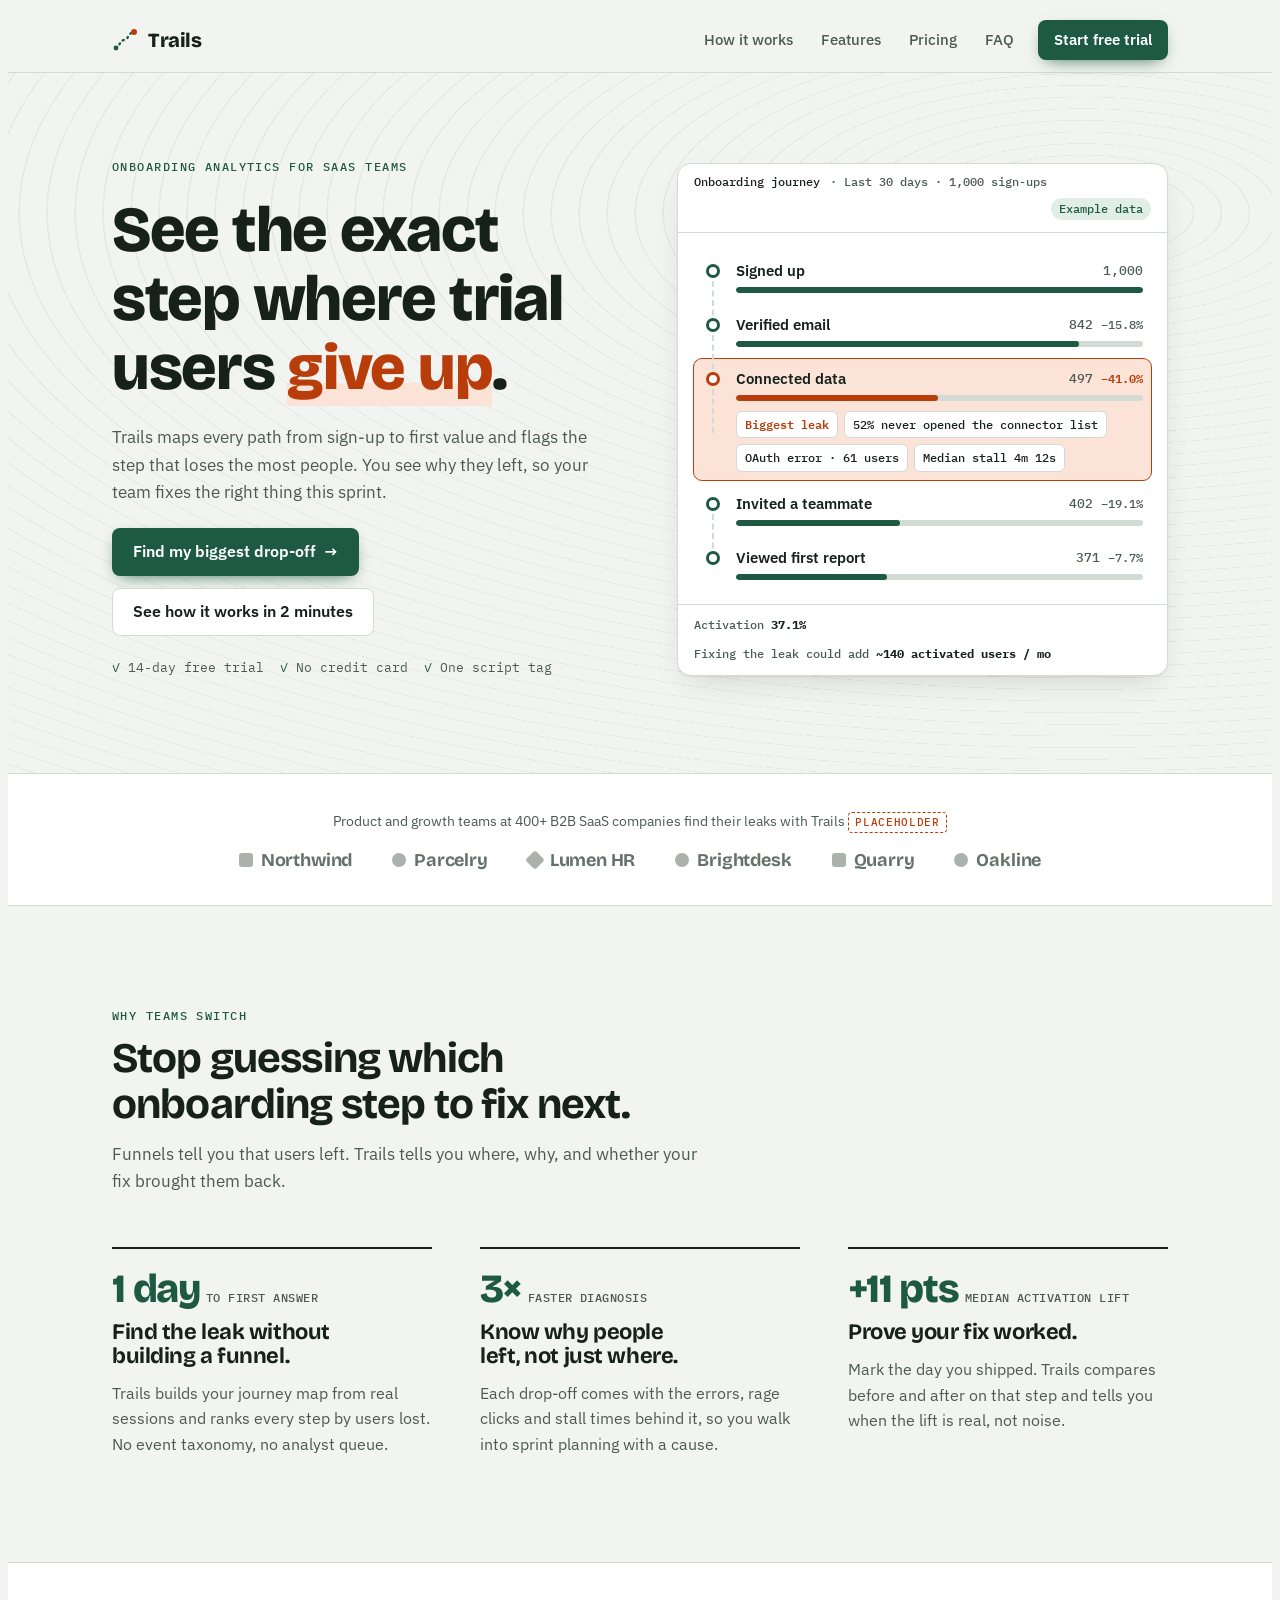
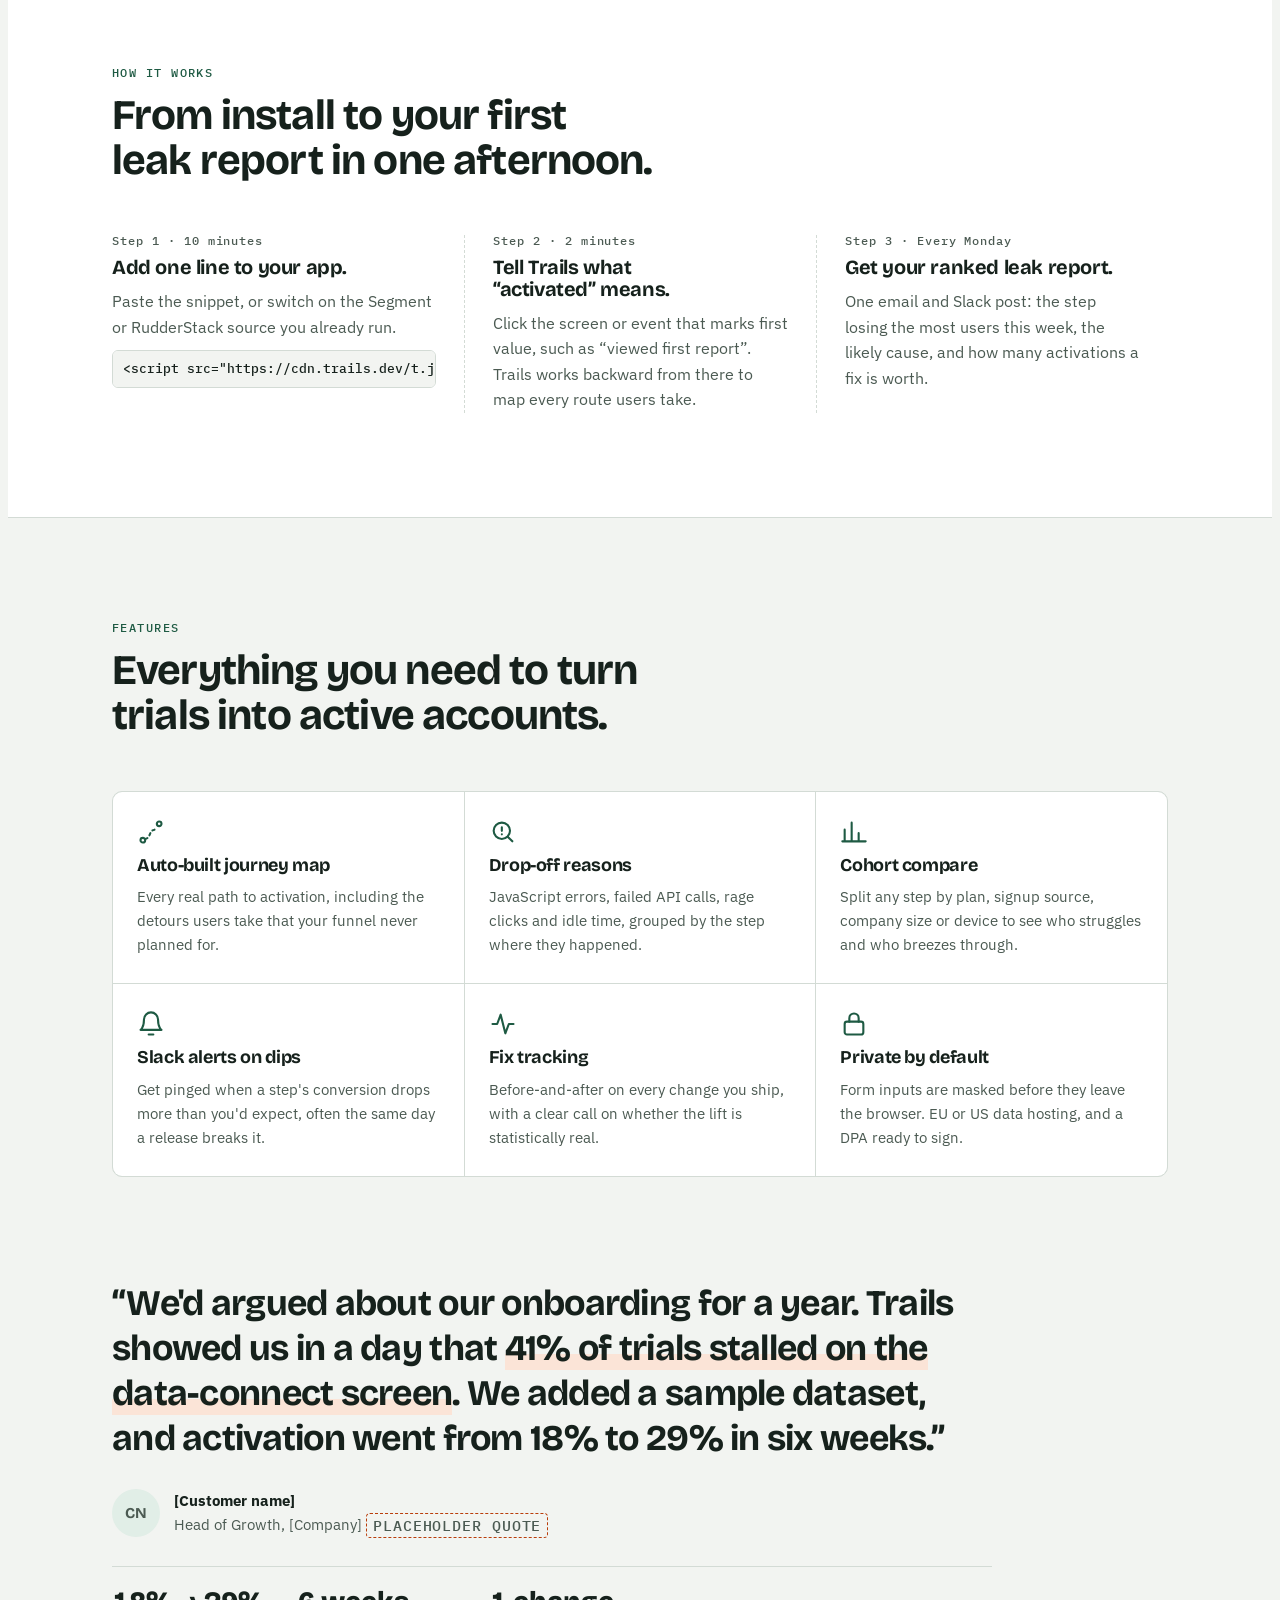
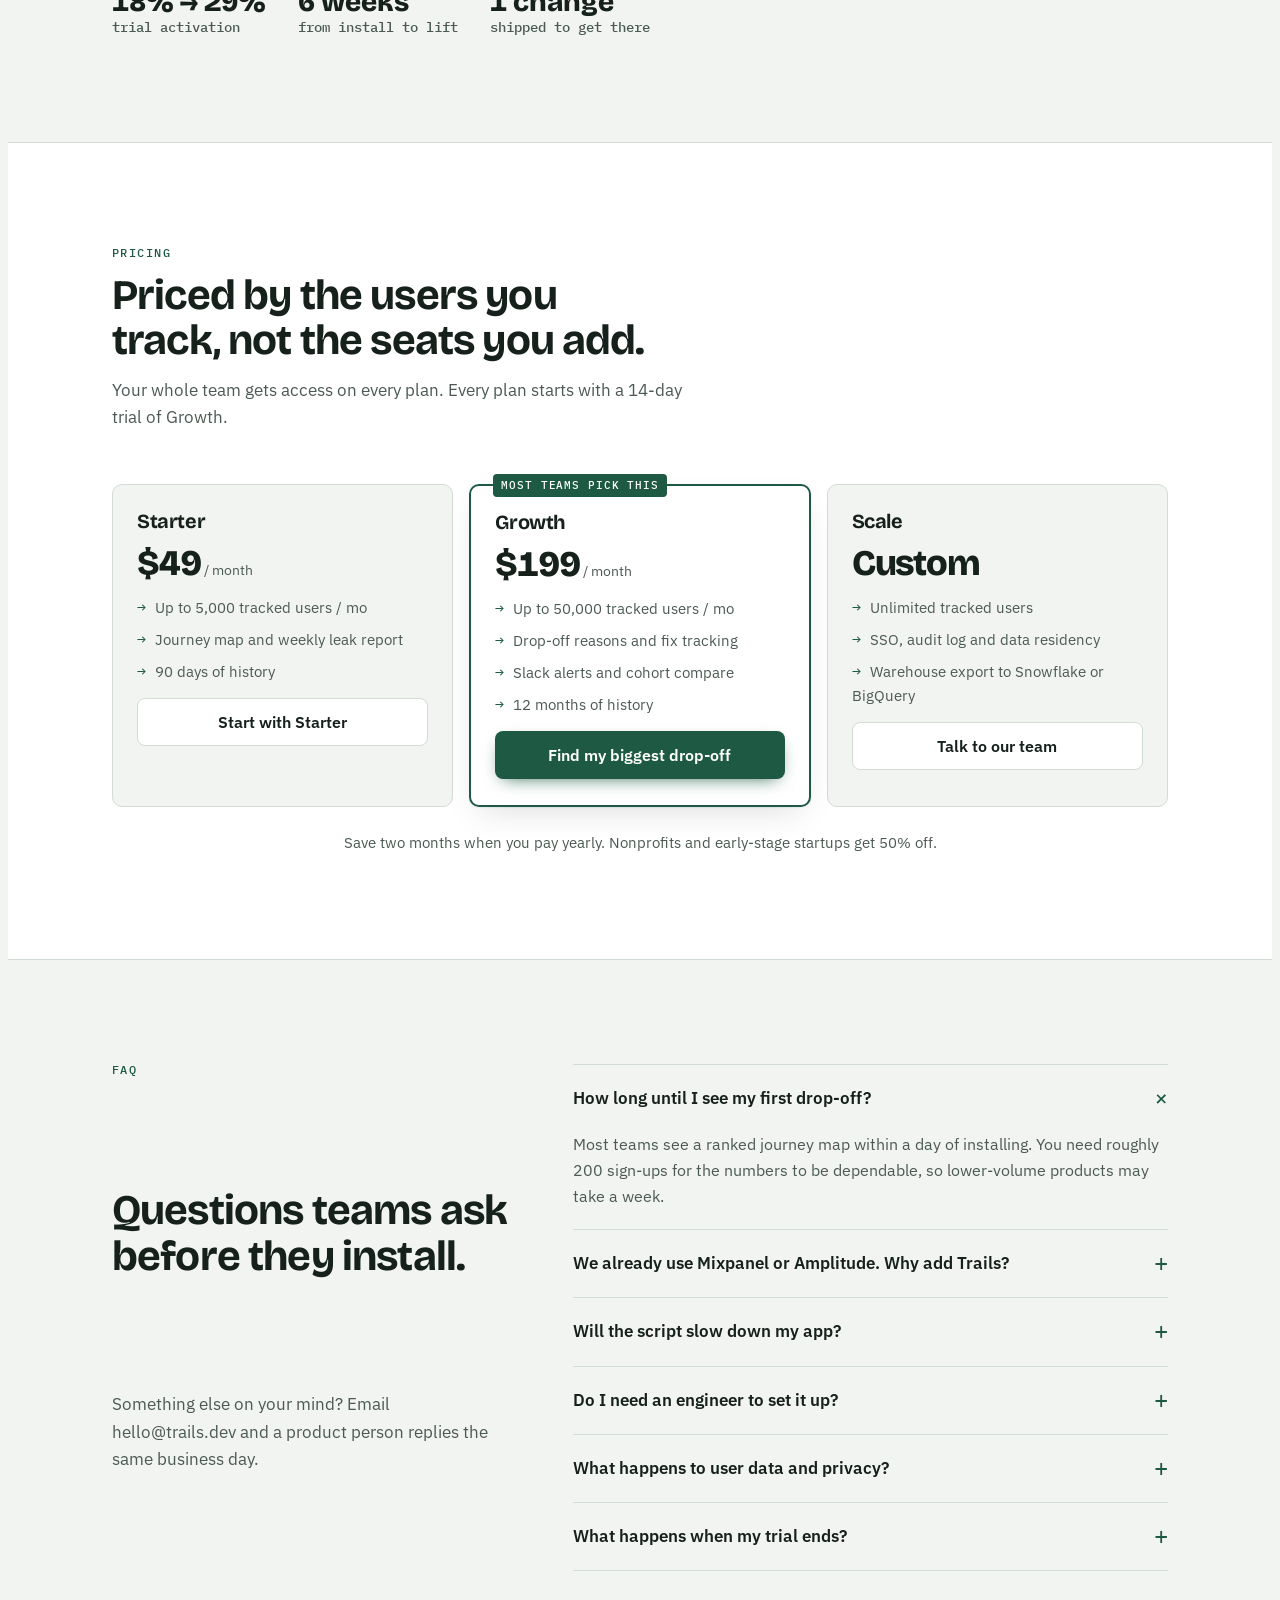
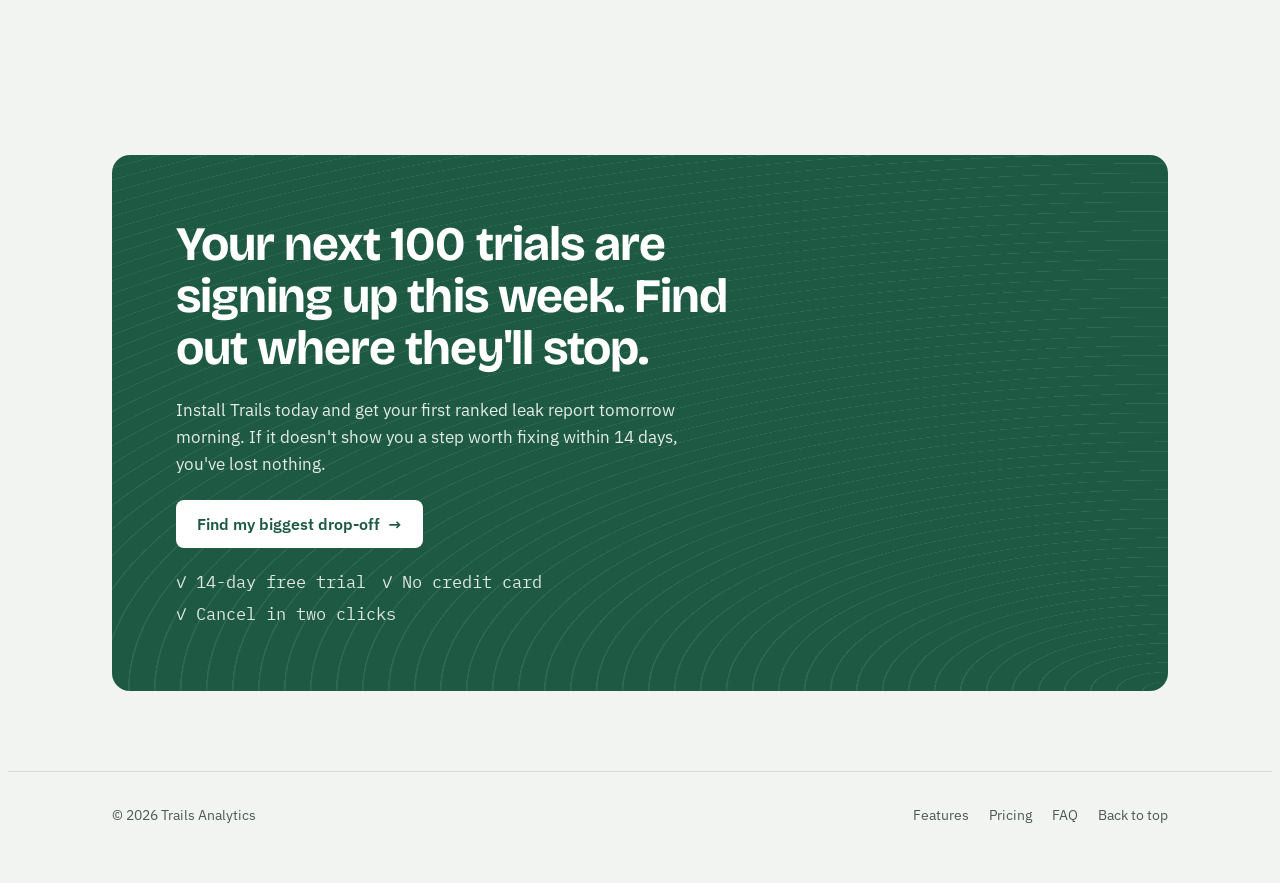
<file: landing/index.html>
<!doctype html>
<html lang="en">
<head>
<meta charset="utf-8">
<meta name="viewport" content="width=device-width, initial-scale=1, viewport-fit=cover">
<title>Trails Landing Page</title>
<meta name="description" content="Trails shows SaaS teams the exact onboarding step where trial users give up, and why.">
<link rel="preconnect" href="https://fonts.googleapis.com">
<link rel="preconnect" href="https://fonts.gstatic.com" crossorigin>
<link rel="stylesheet" href="https://fonts.googleapis.com/css2?family=Bricolage+Grotesque:opsz,wght@12..96,500;12..96,700;12..96,800&family=IBM+Plex+Sans:wght@400;500;600&family=IBM+Plex+Mono:wght@400;500&display=swap">
<style>
/* Layout: a trail map. The hero shows an onboarding journey as a marked route with one flagged leak; the page follows that route top to bottom. */
:root{
  --bg:#F2F4F1; --surface:#FFFFFF; --ink:#16211C; --muted:#4B5A52; --line:#D3DBD5;
  --pine:#1E5A43; --on-pine:#FFFFFF;
  --blaze:#B93D0A; --blaze-soft:#FBE4D7; --pine-soft:#E1EEE7;
  --contour:rgba(30,90,67,.075); --shadow:0 1px 2px rgba(22,33,28,.06),0 12px 32px -12px rgba(22,33,28,.18);
  --f-display:"Bricolage Grotesque","Avenir Next","Segoe UI",system-ui,sans-serif;
  --f-body:"IBM Plex Sans","Helvetica Neue",Arial,system-ui,sans-serif;
  --f-mono:"IBM Plex Mono",ui-monospace,"SFMono-Regular",Menlo,monospace;
  --wrap:1120px; --gutter:clamp(16px,4vw,32px); --radius:10px;
}
@media (prefers-color-scheme:dark){:root:not([data-theme="light"]){
  --bg:#0E1512; --surface:#16201B; --ink:#E5ECE7; --muted:#A2B1A9; --line:#2A3831;
  --pine:#62C49A; --on-pine:#0A130F; --blaze:#FF8B4E; --blaze-soft:#3A2218; --pine-soft:#1C3027;
  --contour:rgba(98,196,154,.07); --shadow:0 1px 2px rgba(0,0,0,.3),0 12px 32px -12px rgba(0,0,0,.6);
  color-scheme:dark}}
:root[data-theme="dark"]{
  --bg:#0E1512; --surface:#16201B; --ink:#E5ECE7; --muted:#A2B1A9; --line:#2A3831;
  --pine:#62C49A; --on-pine:#0A130F; --blaze:#FF8B4E; --blaze-soft:#3A2218; --pine-soft:#1C3027;
  --contour:rgba(98,196,154,.07); --shadow:0 1px 2px rgba(0,0,0,.3),0 12px 32px -12px rgba(0,0,0,.6);
  color-scheme:dark}

*{box-sizing:border-box}
html{scroll-behavior:smooth;scroll-padding-top:80px}
body{background:var(--bg);color:var(--ink);font:400 1rem/1.6 var(--f-body);-webkit-font-smoothing:antialiased}
h1,h2,h3{font-family:var(--f-display);line-height:1.08;letter-spacing:-.02em;text-wrap:balance;margin:0}
p{margin:0}
a{color:inherit}
:focus-visible{outline:3px solid var(--blaze);outline-offset:3px;border-radius:4px}
.wrap{max-width:var(--wrap);margin-inline:auto;padding-inline:var(--gutter)}
.eyebrow{font:500 .75rem/1 var(--f-mono);letter-spacing:.12em;text-transform:uppercase;color:var(--pine)}
.lede{color:var(--muted);font-size:1.0625rem;max-width:60ch}
section{padding-block:clamp(56px,9vw,104px)}
.sec-head{display:grid;gap:14px;margin-bottom:clamp(32px,5vw,52px);max-width:680px}
.sec-head h2{font-size:clamp(1.75rem,4.2vw,2.625rem)}

/* Buttons */
.btn{display:inline-flex;align-items:center;justify-content:center;gap:.5em;min-height:48px;padding:.75em 1.25em;border-radius:8px;font:600 1rem/1.2 var(--f-body);text-decoration:none;border:1.5px solid transparent;transition:transform .15s,box-shadow .15s,background .15s}
.btn-primary{background:var(--pine);color:var(--on-pine);box-shadow:0 6px 18px -8px var(--pine)}
.btn-primary:hover{transform:translateY(-1px);box-shadow:0 10px 24px -10px var(--pine)}
.btn-ghost{border-color:var(--line);color:var(--ink);background:var(--surface)}
.btn-ghost:hover{border-color:var(--ink)}
.btn .arrow{transition:transform .15s}
.btn:hover .arrow{transform:translateX(3px)}

/* Placeholder marker for proof the owner must replace */
.swap{display:inline-block;font:500 .6875rem/1 var(--f-mono);letter-spacing:.06em;text-transform:uppercase;color:var(--blaze);border:1px dashed var(--blaze);border-radius:4px;padding:4px 6px;vertical-align:middle}

/* Nav */
.nav{position:sticky;top:env(safe-area-inset-top,0px);z-index:20;background:color-mix(in srgb,var(--bg) 88%,transparent);backdrop-filter:saturate(1.4) blur(10px);-webkit-backdrop-filter:saturate(1.4) blur(10px);border-bottom:1px solid var(--line)}
.nav .wrap{display:flex;align-items:center;gap:24px;min-height:64px}
.logo{display:flex;align-items:center;gap:10px;font:800 1.25rem/1 var(--f-display);text-decoration:none;letter-spacing:-.02em}
.logo svg{flex:none}
.nav ul{display:none;list-style:none;margin:0 0 0 auto;padding:0;gap:28px}
.nav ul a{text-decoration:none;color:var(--muted);font-weight:500;font-size:.9375rem}
.nav ul a:hover{color:var(--ink)}
.nav .btn{margin-left:auto;min-height:40px;padding:.55em 1em;font-size:.9375rem}
@media (min-width:860px){.nav ul{display:flex}.nav .btn{margin-left:0}}

/* Hero */
.hero{position:relative;padding-block:clamp(40px,7vw,88px) clamp(56px,8vw,96px);overflow:hidden;
  background-image:repeating-radial-gradient(ellipse 120% 90% at 85% 20%,transparent 0 26px,var(--contour) 27px 28px);}
.hero .wrap{display:grid;gap:clamp(40px,6vw,64px);align-items:center}
@media (min-width:980px){.hero .wrap{grid-template-columns:1.02fr 1fr}}
.hero-copy{display:grid;gap:22px;min-width:0}
.hero h1{font-size:clamp(2.375rem,6.6vw,4rem);font-weight:800}
.hero h1 em{font-style:normal;color:var(--blaze);background:linear-gradient(transparent 70%,var(--blaze-soft) 70%)}
.cta-row{display:flex;flex-wrap:wrap;gap:12px}
.fine{font:400 .8125rem/1.5 var(--f-mono);color:var(--muted);display:flex;flex-wrap:wrap;gap:6px 16px}
.fine span::before{content:"✓ ";color:var(--pine)}

/* Product visual: journey map */
.app{background:var(--surface);border:1px solid var(--line);border-radius:14px;box-shadow:var(--shadow);min-width:0;overflow:hidden}
.app-bar{display:flex;align-items:center;gap:10px;padding:12px 16px;border-bottom:1px solid var(--line);font:500 .75rem/1 var(--f-mono);color:var(--muted);flex-wrap:wrap}
.app-bar b{color:var(--ink);font-weight:500}
.app-bar .pill{margin-left:auto;background:var(--pine-soft);color:var(--pine);padding:5px 8px;border-radius:99px}
.route{list-style:none;margin:0;padding:18px 16px 16px;display:grid;gap:4px;position:relative}
.stop{display:grid;grid-template-columns:22px minmax(0,1fr) auto;gap:4px 12px;align-items:center;padding:8px 8px;border-radius:8px;position:relative}
.stop .pin{width:14px;height:14px;border-radius:50%;border:3px solid var(--pine);background:var(--surface);justify-self:center;position:relative;z-index:1}
.stop:not(:last-child) .pin::after{content:"";position:absolute;left:50%;top:14px;width:0;height:44px;border-left:2px dashed var(--line);transform:translateX(-50%)}
.stop .name{font-weight:600;font-size:.9375rem;min-width:0}
.stop .count{font:500 .8125rem/1 var(--f-mono);color:var(--muted);font-variant-numeric:tabular-nums;text-align:right}
.stop .bar{grid-column:2/4;height:6px;border-radius:3px;background:var(--line);overflow:hidden}
.stop .bar i{display:block;height:100%;background:var(--pine);border-radius:3px}
.stop .delta{font:500 .75rem/1 var(--f-mono);color:var(--muted);font-variant-numeric:tabular-nums}
.stop.leak{background:var(--blaze-soft);outline:1.5px solid var(--blaze)}
.stop.leak .pin{border-color:var(--blaze);animation:ping 2.4s ease-out infinite}
.stop.leak .bar i{background:var(--blaze)}
.stop.leak .delta{color:var(--blaze);font-weight:600}
.why{grid-column:2/4;display:flex;flex-wrap:wrap;gap:6px;margin-top:6px}
.why span{font:500 .75rem/1.3 var(--f-mono);background:var(--surface);border:1px solid var(--line);border-radius:6px;padding:5px 8px}
.why strong{color:var(--blaze);font-weight:600}
@keyframes ping{0%{box-shadow:0 0 0 0 color-mix(in srgb,var(--blaze) 55%,transparent)}70%,100%{box-shadow:0 0 0 10px transparent}}
.app-foot{display:flex;justify-content:space-between;gap:12px;flex-wrap:wrap;padding:12px 16px;border-top:1px solid var(--line);font:500 .75rem/1.4 var(--f-mono);color:var(--muted)}
.app-foot b{color:var(--ink)}

/* Logo strip */
.logos{padding-block:36px;border-block:1px solid var(--line);background:var(--surface)}
.logos .wrap{display:grid;gap:18px;justify-items:center;text-align:center}
.logos p{font-size:.875rem;color:var(--muted)}
.logo-row{display:flex;flex-wrap:wrap;justify-content:center;gap:14px 40px;list-style:none;margin:0;padding:0}
.logo-row li{font:700 1.125rem/1 var(--f-display);color:var(--muted);letter-spacing:-.01em;opacity:.85;display:flex;align-items:center;gap:8px}
.logo-row li::before{content:"";width:14px;height:14px;border-radius:3px;background:currentColor;opacity:.55}
.logo-row li:nth-child(2n)::before{border-radius:50%}
.logo-row li:nth-child(3n)::before{transform:rotate(45deg)}

/* Value props */
.values{display:grid;gap:clamp(28px,4vw,48px)}
@media (min-width:820px){.values{grid-template-columns:repeat(3,minmax(0,1fr))}}
.value{display:grid;gap:12px;align-content:start;padding-top:20px;border-top:2px solid var(--ink)}
.value .stat{font:800 clamp(2rem,4vw,2.5rem)/1 var(--f-display);color:var(--pine);letter-spacing:-.03em}
.value .stat small{font:500 .75rem/1 var(--f-mono);letter-spacing:.04em;color:var(--muted);margin-left:6px;text-transform:uppercase}
.value h3{font-size:1.375rem}
.value p{color:var(--muted)}

/* How it works */
.how{background:var(--surface);border-block:1px solid var(--line)}
.steps{list-style:none;margin:0;padding:0;display:grid;gap:20px;counter-reset:step}
@media (min-width:820px){.steps{grid-template-columns:repeat(3,minmax(0,1fr));gap:0}}
.step{display:grid;gap:10px;align-content:start;padding:24px 24px 24px 0;position:relative;counter-increment:step}
@media (min-width:820px){.step{padding:0 28px 0 0}.step+.step{padding-left:28px;border-left:1px dashed var(--line)}}
.step .num{font:500 .75rem/1 var(--f-mono);color:var(--muted);letter-spacing:.08em}
.step .num::before{content:"Step " counter(step) " · "}
.step h3{font-size:1.25rem}
.step p{color:var(--muted)}
.step code{font:500 .8125rem/1.5 var(--f-mono);background:var(--bg);border:1px solid var(--line);border-radius:6px;padding:8px 10px;display:block;overflow-x:auto;white-space:nowrap;color:var(--ink)}
.step .time{font:500 .75rem/1 var(--f-mono);color:var(--pine)}

/* Features */
.features{display:grid;gap:1px;background:var(--line);border:1px solid var(--line);border-radius:var(--radius);overflow:hidden}
@media (min-width:640px){.features{grid-template-columns:repeat(2,minmax(0,1fr))}}
@media (min-width:980px){.features{grid-template-columns:repeat(3,minmax(0,1fr))}}
.feature{background:var(--surface);padding:26px 24px;display:grid;gap:10px;align-content:start}
.feature svg{width:28px;height:28px;stroke:var(--pine);fill:none;stroke-width:1.8;stroke-linecap:round;stroke-linejoin:round}
.feature h3{font-size:1.125rem}
.feature p{color:var(--muted);font-size:.9375rem}

/* Testimonial */
.quote{display:grid;gap:28px;max-width:880px}
.quote blockquote{margin:0;font:700 clamp(1.5rem,3.6vw,2.25rem)/1.25 var(--f-display);letter-spacing:-.02em;text-wrap:balance}
.quote blockquote mark{background:linear-gradient(transparent 62%,var(--blaze-soft) 62%);color:inherit}
.quote figcaption{display:flex;align-items:center;gap:14px;flex-wrap:wrap}
.avatar{width:48px;height:48px;border-radius:50%;background:var(--pine-soft);color:var(--pine);display:grid;place-items:center;font:700 1rem var(--f-display)}
.quote figcaption span{color:var(--muted);font-size:.9375rem}
.quote figcaption b{display:block;color:var(--ink)}
.result{display:flex;flex-wrap:wrap;gap:12px 32px;padding-top:20px;border-top:1px solid var(--line);font:500 .875rem/1.4 var(--f-mono);color:var(--muted)}
.result b{display:block;font:800 1.75rem/1.1 var(--f-display);color:var(--ink);font-variant-numeric:tabular-nums}

/* Pricing */
.pricing{background:var(--surface);border-block:1px solid var(--line)}
.plans{display:grid;gap:16px}
@media (min-width:860px){.plans{grid-template-columns:repeat(3,minmax(0,1fr))}}
.plan{border:1px solid var(--line);border-radius:var(--radius);padding:26px 24px;display:grid;gap:14px;align-content:start;background:var(--bg)}
.plan.pop{border:2px solid var(--pine);background:var(--surface);box-shadow:var(--shadow);position:relative}
.plan .tag{position:absolute;top:-12px;left:22px;background:var(--pine);color:var(--on-pine);font:500 .6875rem/1 var(--f-mono);letter-spacing:.08em;text-transform:uppercase;padding:6px 8px;border-radius:4px}
.plan h3{font-size:1.25rem}
.price{font:800 2.25rem/1 var(--f-display);letter-spacing:-.03em;font-variant-numeric:tabular-nums}
.price small{font:400 .875rem var(--f-body);color:var(--muted);letter-spacing:0}
.plan ul{list-style:none;margin:0;padding:0;display:grid;gap:8px;font-size:.9375rem;color:var(--muted)}
.plan li::before{content:"→ ";color:var(--pine);font-family:var(--f-mono)}
.plan .btn{width:100%}
.price-note{margin-top:24px;color:var(--muted);font-size:.9375rem;text-align:center}

/* FAQ */
.faq-grid{display:grid;gap:32px}
@media (min-width:900px){.faq-grid{grid-template-columns:minmax(0,.8fr) minmax(0,1.2fr);gap:64px}}
.faq{border-top:1px solid var(--line)}
.faq details{border-bottom:1px solid var(--line)}
.faq summary{cursor:pointer;list-style:none;display:flex;justify-content:space-between;gap:16px;padding:20px 0;font-weight:600;font-size:1.0625rem}
.faq summary::-webkit-details-marker{display:none}
.faq summary::after{content:"+";font:400 1.5rem/1 var(--f-mono);color:var(--pine);transition:transform .2s}
.faq details[open] summary::after{transform:rotate(45deg)}
.faq details p{padding-bottom:20px;color:var(--muted);max-width:62ch}

/* Closing CTA */
.closing{padding-block:clamp(40px,7vw,80px)}
.closing-card{background:var(--pine);color:var(--on-pine);border-radius:18px;padding:clamp(32px,6vw,64px);display:grid;gap:22px;justify-items:start;position:relative;overflow:hidden;
  background-image:repeating-radial-gradient(ellipse 110% 80% at 100% 100%,transparent 0 24px,color-mix(in srgb,var(--on-pine) 9%,transparent) 25px 26px)}
.closing-card h2{font-size:clamp(1.875rem,4.6vw,3rem);max-width:20ch}
.closing-card p{max-width:52ch;opacity:.88;font-size:1.0625rem}
.closing-card .btn-primary{background:var(--on-pine);color:var(--pine);box-shadow:none}
.closing-card .fine{color:inherit;opacity:.85}
.closing-card .fine span::before{color:inherit}

.skip{position:absolute;left:16px;top:-60px;z-index:30;background:var(--ink);color:var(--bg);padding:10px 14px;border-radius:6px}
.skip:focus{top:12px}
footer{padding-block:32px 48px;border-top:1px solid var(--line);font-size:.875rem;color:var(--muted)}
footer .wrap{display:flex;flex-wrap:wrap;gap:12px 28px;align-items:center}
footer nav{display:flex;flex-wrap:wrap;gap:8px 20px;margin-left:auto}
footer a{text-decoration:none}
footer a:hover{color:var(--ink)}

@media (prefers-reduced-motion:reduce){*{animation:none!important;transition:none!important}html{scroll-behavior:auto}}
</style>
</head>
<body>

<a class="skip" href="#main">Skip to content</a>

<header class="nav">
  <div class="wrap">
    <a class="logo" href="#top" aria-label="Trails home">
      <svg width="26" height="26" viewBox="0 0 26 26" aria-hidden="true"><path d="M4 21c4-1 3-7 8-8s4-7 10-8" fill="none" stroke="var(--pine)" stroke-width="2.4" stroke-linecap="round" stroke-dasharray="1 4.2"/><circle cx="22" cy="5" r="3" fill="var(--blaze)"/><circle cx="4" cy="21" r="2.4" fill="var(--pine)"/></svg>
      Trails
    </a>
    <ul>
      <li><a href="#how">How it works</a></li>
      <li><a href="#features">Features</a></li>
      <li><a href="#pricing">Pricing</a></li>
      <li><a href="#faq">FAQ</a></li>
    </ul>
    <a class="btn btn-primary" href="#start">Start free trial</a>
  </div>
</header>

<main id="main">
  <!-- HERO -->
  <section class="hero" id="top" aria-labelledby="hero-h">
    <div class="wrap">
      <div class="hero-copy">
        <p class="eyebrow">Onboarding analytics for SaaS teams</p>
        <h1 id="hero-h">See the exact step where trial users <em>give up</em>.</h1>
        <p class="lede">Trails maps every path from sign-up to first value and flags the step that loses the most people. You see why they left, so your team fixes the right thing this sprint.</p>
        <div class="cta-row">
          <a class="btn btn-primary" href="#start">Find my biggest drop-off <span class="arrow" aria-hidden="true">→</span></a>
          <a class="btn btn-ghost" href="#how">See how it works in 2 minutes</a>
        </div>
        <p class="fine"><span>14-day free trial</span><span>No credit card</span><span>One script tag</span></p>
      </div>

      <figure class="app" aria-label="Example Trails journey report showing a 41% drop-off at the Connect data step" style="margin:0">
        <div class="app-bar"><b>Onboarding journey</b> · Last 30 days · 1,000 sign-ups <span class="pill">Example data</span></div>
        <ol class="route">
          <li class="stop"><span class="pin"></span><span class="name">Signed up</span><span class="count">1,000</span><span class="bar"><i style="width:100%"></i></span></li>
          <li class="stop"><span class="pin"></span><span class="name">Verified email</span><span class="count">842 <span class="delta">−15.8%</span></span><span class="bar"><i style="width:84.2%"></i></span></li>
          <li class="stop leak"><span class="pin"></span><span class="name">Connected data</span><span class="count">497 <span class="delta">−41.0%</span></span><span class="bar"><i style="width:49.7%"></i></span>
            <span class="why"><span><strong>Biggest leak</strong></span><span>52% never opened the connector list</span><span>OAuth error · 61 users</span><span>Median stall 4m 12s</span></span>
          </li>
          <li class="stop"><span class="pin"></span><span class="name">Invited a teammate</span><span class="count">402 <span class="delta">−19.1%</span></span><span class="bar"><i style="width:40.2%"></i></span></li>
          <li class="stop"><span class="pin"></span><span class="name">Viewed first report</span><span class="count">371 <span class="delta">−7.7%</span></span><span class="bar"><i style="width:37.1%"></i></span></li>
        </ol>
        <figcaption class="app-foot"><span>Activation <b>37.1%</b></span><span>Fixing the leak could add <b>~140 activated users / mo</b></span></figcaption>
      </figure>
    </div>
  </section>

  <!-- LOGOS -->
  <section class="logos" aria-label="Customers">
    <div class="wrap">
      <p>Product and growth teams at 400+ B2B SaaS companies find their leaks with Trails <span class="swap">Placeholder</span></p>
      <ul class="logo-row">
        <li>Northwind</li><li>Parcelry</li><li>Lumen HR</li><li>Brightdesk</li><li>Quarry</li><li>Oakline</li>
      </ul>
    </div>
  </section>

  <!-- VALUE PROPS -->
  <section aria-labelledby="val-h">
    <div class="wrap">
      <div class="sec-head">
        <p class="eyebrow">Why teams switch</p>
        <h2 id="val-h">Stop guessing which onboarding step to fix next.</h2>
        <p class="lede">Funnels tell you that users left. Trails tells you where, why, and whether your fix brought them back.</p>
      </div>
      <div class="values">
        <article class="value">
          <p class="stat">1 day<small>to first answer</small></p>
          <h3>Find the leak without building a funnel.</h3>
          <p>Trails builds your journey map from real sessions and ranks every step by users lost. No event taxonomy, no analyst queue.</p>
        </article>
        <article class="value">
          <p class="stat">3×<small>faster diagnosis</small></p>
          <h3>Know why people left, not just where.</h3>
          <p>Each drop-off comes with the errors, rage clicks and stall times behind it, so you walk into sprint planning with a cause.</p>
        </article>
        <article class="value">
          <p class="stat">+11 pts<small>median activation lift</small></p>
          <h3>Prove your fix worked.</h3>
          <p>Mark the day you shipped. Trails compares before and after on that step and tells you when the lift is real, not noise.</p>
        </article>
      </div>
    </div>
  </section>

  <!-- HOW IT WORKS -->
  <section class="how" id="how" aria-labelledby="how-h">
    <div class="wrap">
      <div class="sec-head">
        <p class="eyebrow">How it works</p>
        <h2 id="how-h">From install to your first leak report in one afternoon.</h2>
      </div>
      <ol class="steps">
        <li class="step">
          <span class="num">10 minutes</span>
          <h3>Add one line to your app.</h3>
          <p>Paste the snippet, or switch on the Segment or RudderStack source you already run.</p>
          <code>&lt;script src="https://cdn.trails.dev/t.js" data-key="pk_live_…"&gt;&lt;/script&gt;</code>
        </li>
        <li class="step">
          <span class="num">2 minutes</span>
          <h3>Tell Trails what “activated” means.</h3>
          <p>Click the screen or event that marks first value, such as “viewed first report”. Trails works backward from there to map every route users take.</p>
        </li>
        <li class="step">
          <span class="num">Every Monday</span>
          <h3>Get your ranked leak report.</h3>
          <p>One email and Slack post: the step losing the most users this week, the likely cause, and how many activations a fix is worth.</p>
        </li>
      </ol>
    </div>
  </section>

  <!-- FEATURES -->
  <section id="features" aria-labelledby="feat-h">
    <div class="wrap">
      <div class="sec-head">
        <p class="eyebrow">Features</p>
        <h2 id="feat-h">Everything you need to turn trials into active accounts.</h2>
      </div>
      <div class="features">
        <article class="feature">
          <svg viewBox="0 0 24 24" aria-hidden="true"><circle cx="5" cy="19" r="2"/><circle cx="19" cy="5" r="2"/><path d="M7 18c5-1 3-7 8-8" stroke-dasharray="2 3"/></svg>
          <h3>Auto-built journey map</h3>
          <p>Every real path to activation, including the detours users take that your funnel never planned for.</p>
        </article>
        <article class="feature">
          <svg viewBox="0 0 24 24" aria-hidden="true"><circle cx="11" cy="11" r="7"/><path d="m20 20-4-4M11 8v3M11 14h.01"/></svg>
          <h3>Drop-off reasons</h3>
          <p>JavaScript errors, failed API calls, rage clicks and idle time, grouped by the step where they happened.</p>
        </article>
        <article class="feature">
          <svg viewBox="0 0 24 24" aria-hidden="true"><path d="M4 20V10M10 20V4M16 20v-7M22 20H2"/></svg>
          <h3>Cohort compare</h3>
          <p>Split any step by plan, signup source, company size or device to see who struggles and who breezes through.</p>
        </article>
        <article class="feature">
          <svg viewBox="0 0 24 24" aria-hidden="true"><path d="M6 8a6 6 0 1 1 12 0c0 7 3 9 3 9H3s3-2 3-9M10 21h4"/></svg>
          <h3>Slack alerts on dips</h3>
          <p>Get pinged when a step's conversion drops more than you'd expect, often the same day a release breaks it.</p>
        </article>
        <article class="feature">
          <svg viewBox="0 0 24 24" aria-hidden="true"><path d="M3 12h4l3-8 4 16 3-8h4"/></svg>
          <h3>Fix tracking</h3>
          <p>Before-and-after on every change you ship, with a clear call on whether the lift is statistically real.</p>
        </article>
        <article class="feature">
          <svg viewBox="0 0 24 24" aria-hidden="true"><rect x="4" y="10" width="16" height="11" rx="2"/><path d="M8 10V7a4 4 0 0 1 8 0v3"/></svg>
          <h3>Private by default</h3>
          <p>Form inputs are masked before they leave the browser. EU or US data hosting, and a DPA ready to sign.</p>
        </article>
      </div>
    </div>
  </section>

  <!-- TESTIMONIAL -->
  <section aria-label="Customer story" style="padding-top:0">
    <div class="wrap">
      <figure class="quote" style="margin:0">
        <blockquote>“We'd argued about our onboarding for a year. Trails showed us in a day that <mark>41% of trials stalled on the data-connect screen</mark>. We added a sample dataset, and activation went from 18% to 29% in six weeks.”</blockquote>
        <figcaption>
          <span class="avatar" aria-hidden="true">CN</span>
          <span><b>[Customer name]</b>Head of Growth, [Company] <span class="swap">Placeholder quote</span></span>
        </figcaption>
        <div class="result" aria-label="Results">
          <span><b>18% → 29%</b>trial activation</span>
          <span><b>6 weeks</b>from install to lift</span>
          <span><b>1 change</b>shipped to get there</span>
        </div>
      </figure>
    </div>
  </section>

  <!-- PRICING -->
  <section class="pricing" id="pricing" aria-labelledby="price-h">
    <div class="wrap">
      <div class="sec-head">
        <p class="eyebrow">Pricing</p>
        <h2 id="price-h">Priced by the users you track, not the seats you add.</h2>
        <p class="lede">Your whole team gets access on every plan. Every plan starts with a 14-day trial of Growth.</p>
      </div>
      <div class="plans">
        <article class="plan">
          <h3>Starter</h3>
          <p class="price">$49<small> / month</small></p>
          <ul><li>Up to 5,000 tracked users / mo</li><li>Journey map and weekly leak report</li><li>90 days of history</li></ul>
          <a class="btn btn-ghost" href="#start">Start with Starter</a>
        </article>
        <article class="plan pop">
          <span class="tag">Most teams pick this</span>
          <h3>Growth</h3>
          <p class="price">$199<small> / month</small></p>
          <ul><li>Up to 50,000 tracked users / mo</li><li>Drop-off reasons and fix tracking</li><li>Slack alerts and cohort compare</li><li>12 months of history</li></ul>
          <a class="btn btn-primary" href="#start">Find my biggest drop-off</a>
        </article>
        <article class="plan">
          <h3>Scale</h3>
          <p class="price">Custom</p>
          <ul><li>Unlimited tracked users</li><li>SSO, audit log and data residency</li><li>Warehouse export to Snowflake or BigQuery</li></ul>
          <a class="btn btn-ghost" href="#start">Talk to our team</a>
        </article>
      </div>
      <p class="price-note">Save two months when you pay yearly. Nonprofits and early-stage startups get 50% off.</p>
    </div>
  </section>

  <!-- FAQ -->
  <section id="faq" aria-labelledby="faq-h">
    <div class="wrap faq-grid">
      <div class="sec-head" style="margin:0">
        <p class="eyebrow">FAQ</p>
        <h2 id="faq-h">Questions teams ask before they install.</h2>
        <p class="lede">Something else on your mind? Email hello@trails.dev and a product person replies the same business day.</p>
      </div>
      <div class="faq">
        <details open>
          <summary>How long until I see my first drop-off?</summary>
          <p>Most teams see a ranked journey map within a day of installing. You need roughly 200 sign-ups for the numbers to be dependable, so lower-volume products may take a week.</p>
        </details>
        <details>
          <summary>We already use Mixpanel or Amplitude. Why add Trails?</summary>
          <p>Those tools answer the questions you already know to ask. Trails finds the step you didn't know was broken and shows the errors and behavior behind it. Many customers keep both and send Trails data to their existing tools.</p>
        </details>
        <details>
          <summary>Will the script slow down my app?</summary>
          <p>The script is 14 KB gzipped, loads asynchronously and batches events, so it doesn't block rendering or your own API calls.</p>
        </details>
        <details>
          <summary>Do I need an engineer to set it up?</summary>
          <p>Only to paste one script tag, or not at all if you already run Segment or RudderStack. Everything after that is point-and-click.</p>
        </details>
        <details>
          <summary>What happens to user data and privacy?</summary>
          <p>Inputs and form fields are masked in the browser by default. You choose EU or US hosting, we sign a DPA on request, and you can delete any user's data with one API call.</p>
        </details>
        <details>
          <summary>What happens when my trial ends?</summary>
          <p>Nothing is charged unless you pick a plan. If you don't, your account pauses and keeps your data for 30 days in case you come back.</p>
        </details>
      </div>
    </div>
  </section>

  <!-- CLOSING CTA -->
  <section class="closing" id="start" aria-labelledby="close-h">
    <div class="wrap">
      <div class="closing-card">
        <h2 id="close-h">Your next 100 trials are signing up this week. Find out where they'll stop.</h2>
        <p>Install Trails today and get your first ranked leak report tomorrow morning. If it doesn't show you a step worth fixing within 14 days, you've lost nothing.</p>
        <a class="btn btn-primary" href="#start">Find my biggest drop-off <span class="arrow" aria-hidden="true">→</span></a>
        <p class="fine"><span>14-day free trial</span><span>No credit card</span><span>Cancel in two clicks</span></p>
      </div>
    </div>
  </section>
</main>

<footer>
  <div class="wrap">
    <span>© 2026 Trails Analytics</span>
    <nav aria-label="Footer">
      <a href="#features">Features</a><a href="#pricing">Pricing</a><a href="#faq">FAQ</a><a href="#top">Back to top</a>
    </nav>
  </div>
</footer>
</body>
</html>
</file>
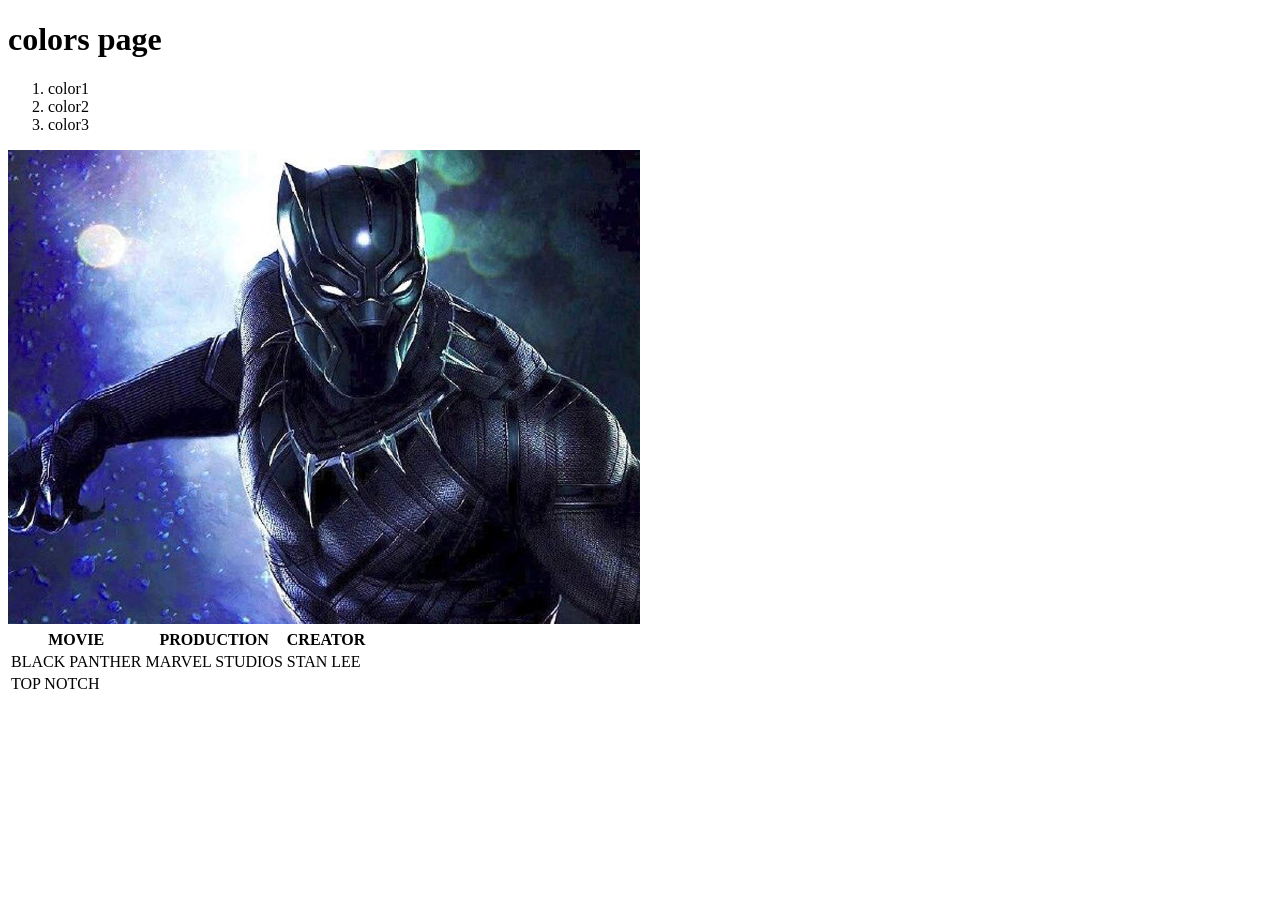
<file: TESTS/INDEX.html>
<!DOCTYPE html>
<html lang="en" dir="ltr">
  <head>
    <link rel="stylesheet" href="C:\Users\jaike\Desktop\TESTS\index.css">
  </head>
  <body>
    <h1>colors page</h1>
    <ol>
      <li>color1</li>
        <li>color2</li>
          <li>color3</li>
    </ol>
       <a href="https://en.wikipedia.org/wiki/Black_Panther_(film)">  <img src="images/jpg.jpg" alt="no image"
         width="50%"
            height="auto" ></a>
        <table>
          <tr>
        <th>MOVIE</th>
        <th>PRODUCTION</th>
        <th>CREATOR</th>
          </tr>
          <tr>
            <td>BLACK PANTHER</td>
              <td>MARVEL STUDIOS</td>
                <td>STAN LEE</td>
          </tr>
          <tr>
            <td>TOP NOTCH</td>
          </tr>
        </table>
  </body>
</html>
</file>
